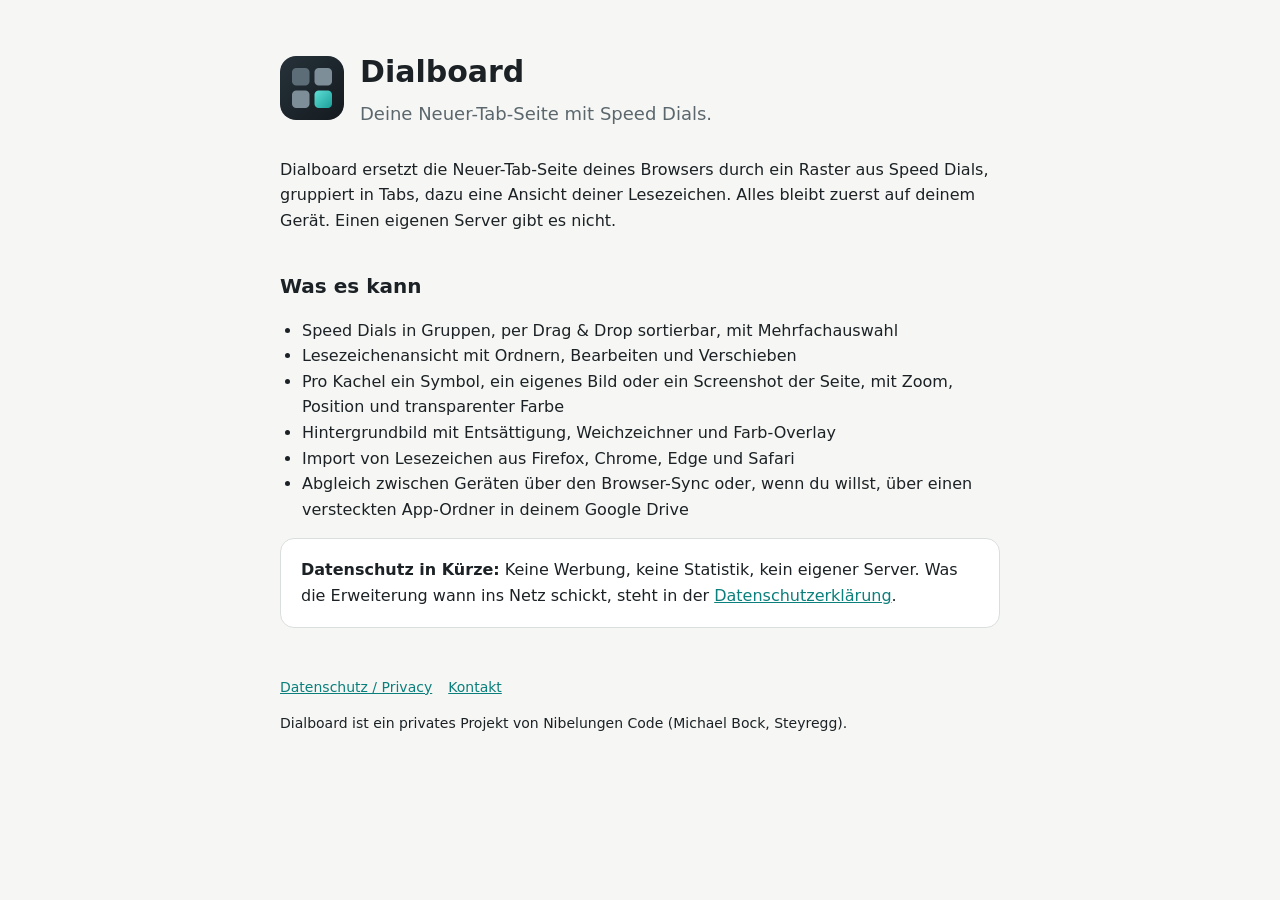
<file: index.html>
<!doctype html>
<html lang="de">
<head>
  <meta charset="utf-8">
  <meta name="viewport" content="width=device-width, initial-scale=1">
  <title>Dialboard</title>
  <meta name="description" content="Dialboard: Neuer-Tab-Seite mit Speed Dials, Lesezeichenansicht, eigenen Bildern und optionalem Abgleich über Google Drive.">
  <link rel="stylesheet" href="style.css">
</head>
<body>
<main>
  <header>
    <img src="logo.png" alt="">
    <div>
      <h1>Dialboard</h1>
      <p class="lead">Deine Neuer-Tab-Seite mit Speed Dials.</p>
    </div>
  </header>

  <p>Dialboard ersetzt die Neuer-Tab-Seite deines Browsers durch ein Raster aus Speed Dials, gruppiert in Tabs, dazu eine Ansicht deiner Lesezeichen. Alles bleibt zuerst auf deinem Gerät. Einen eigenen Server gibt es nicht.</p>

  <h2>Was es kann</h2>
  <ul>
    <li>Speed Dials in Gruppen, per Drag &amp; Drop sortierbar, mit Mehrfachauswahl</li>
    <li>Lesezeichenansicht mit Ordnern, Bearbeiten und Verschieben</li>
    <li>Pro Kachel ein Symbol, ein eigenes Bild oder ein Screenshot der Seite, mit Zoom, Position und transparenter Farbe</li>
    <li>Hintergrundbild mit Entsättigung, Weichzeichner und Farb-Overlay</li>
    <li>Import von Lesezeichen aus Firefox, Chrome, Edge und Safari</li>
    <li>Abgleich zwischen Geräten über den Browser-Sync oder, wenn du willst, über einen versteckten App-Ordner in deinem Google Drive</li>
  </ul>

  <div class="card">
    <strong>Datenschutz in Kürze:</strong> Keine Werbung, keine Statistik, kein eigener Server. Was die Erweiterung wann ins Netz schickt, steht in der <a href="privacy.html">Datenschutzerklärung</a>.
  </div>

  <footer>
    <nav><a href="privacy.html">Datenschutz / Privacy</a><a href="mailto:nibelungencode@googlegroups.com">Kontakt</a></nav>
    <p>Dialboard ist ein privates Projekt von Nibelungen Code (Michael Bock, Steyregg).</p>
  </footer>
</main>
</body>
</html>
</file>
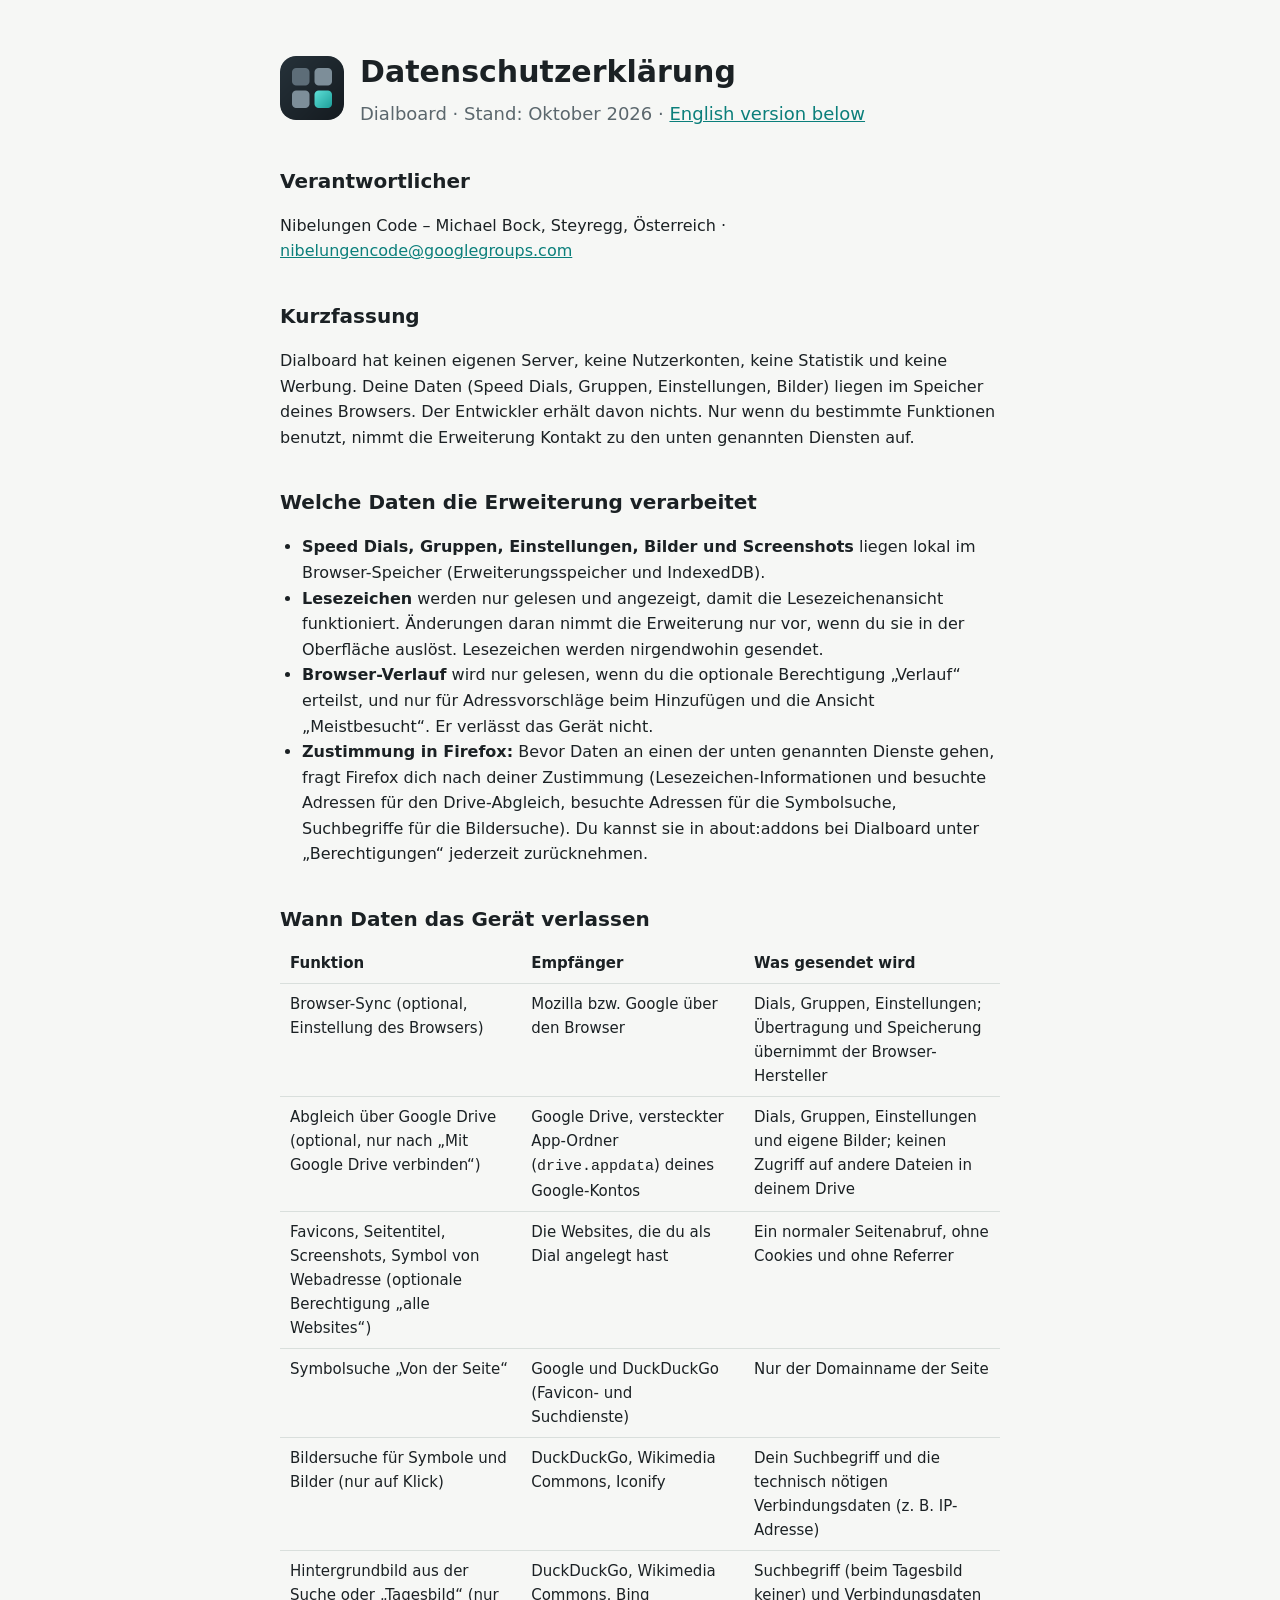
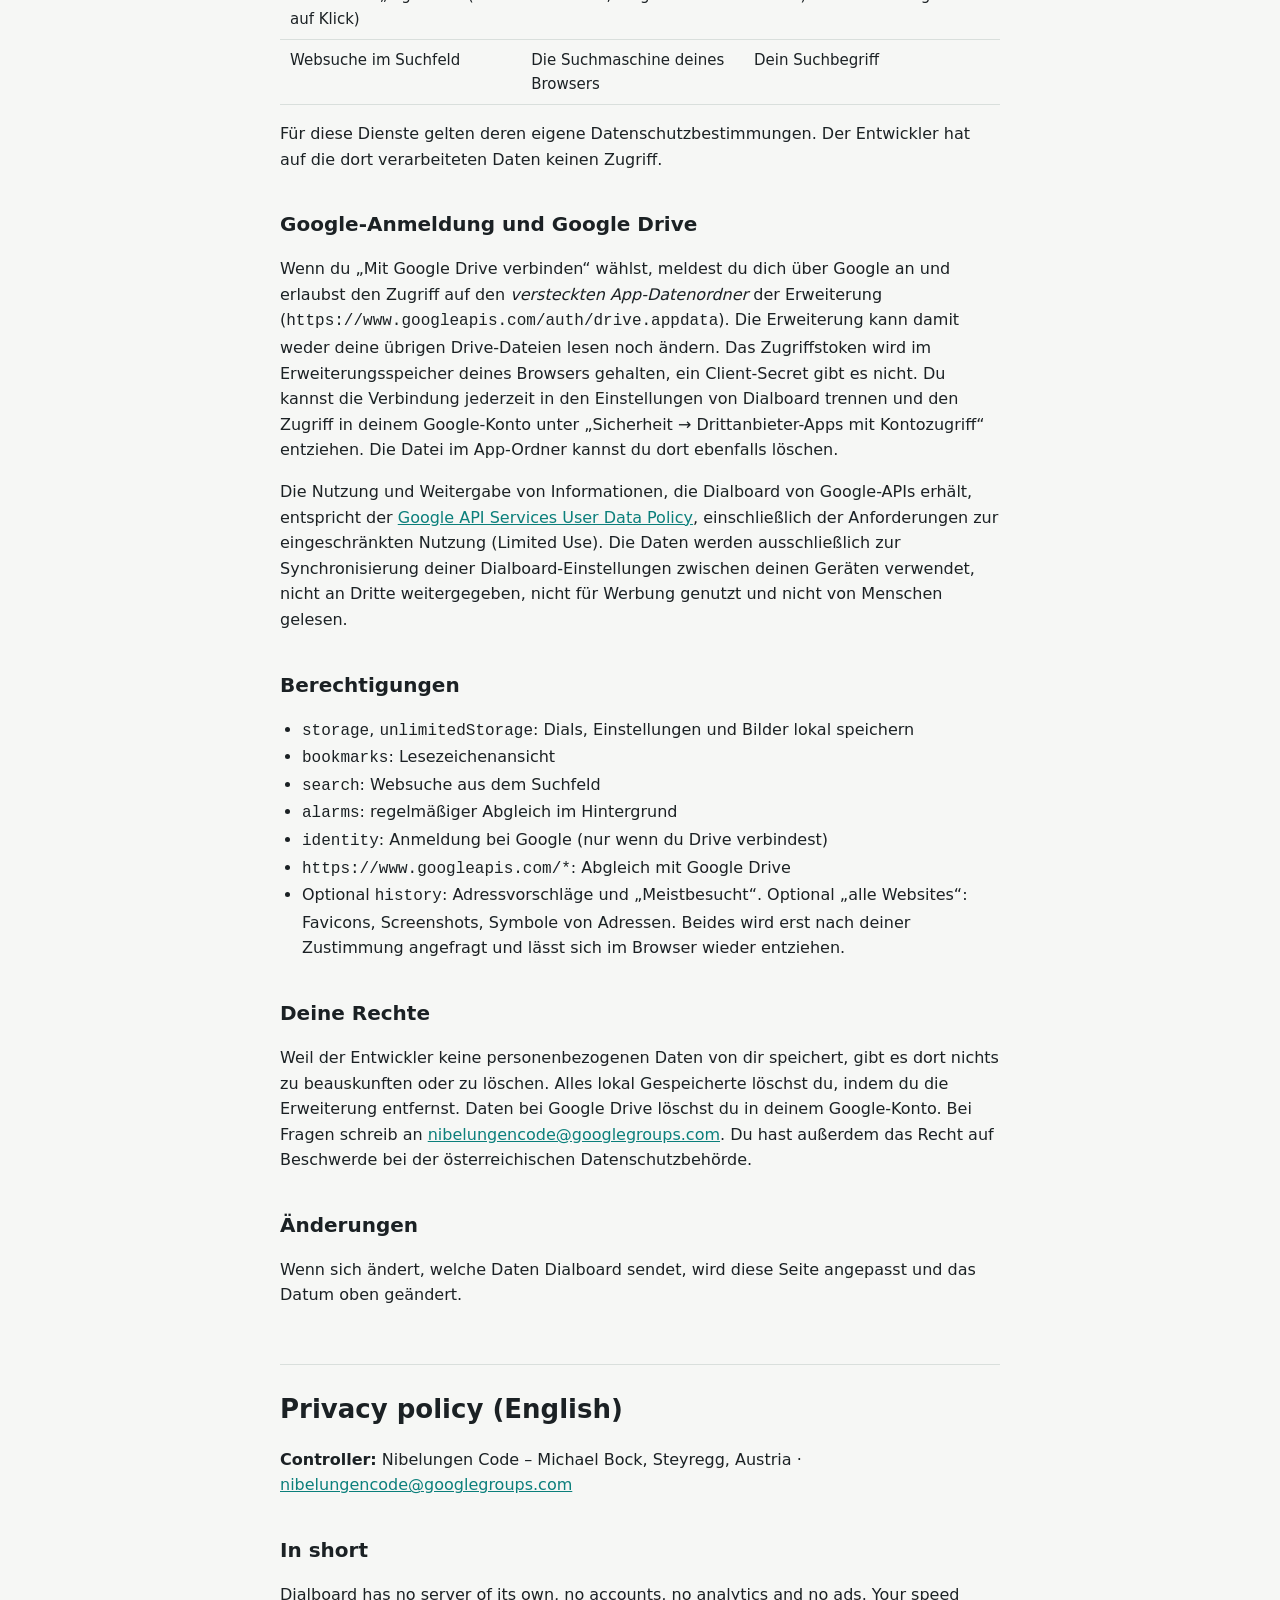
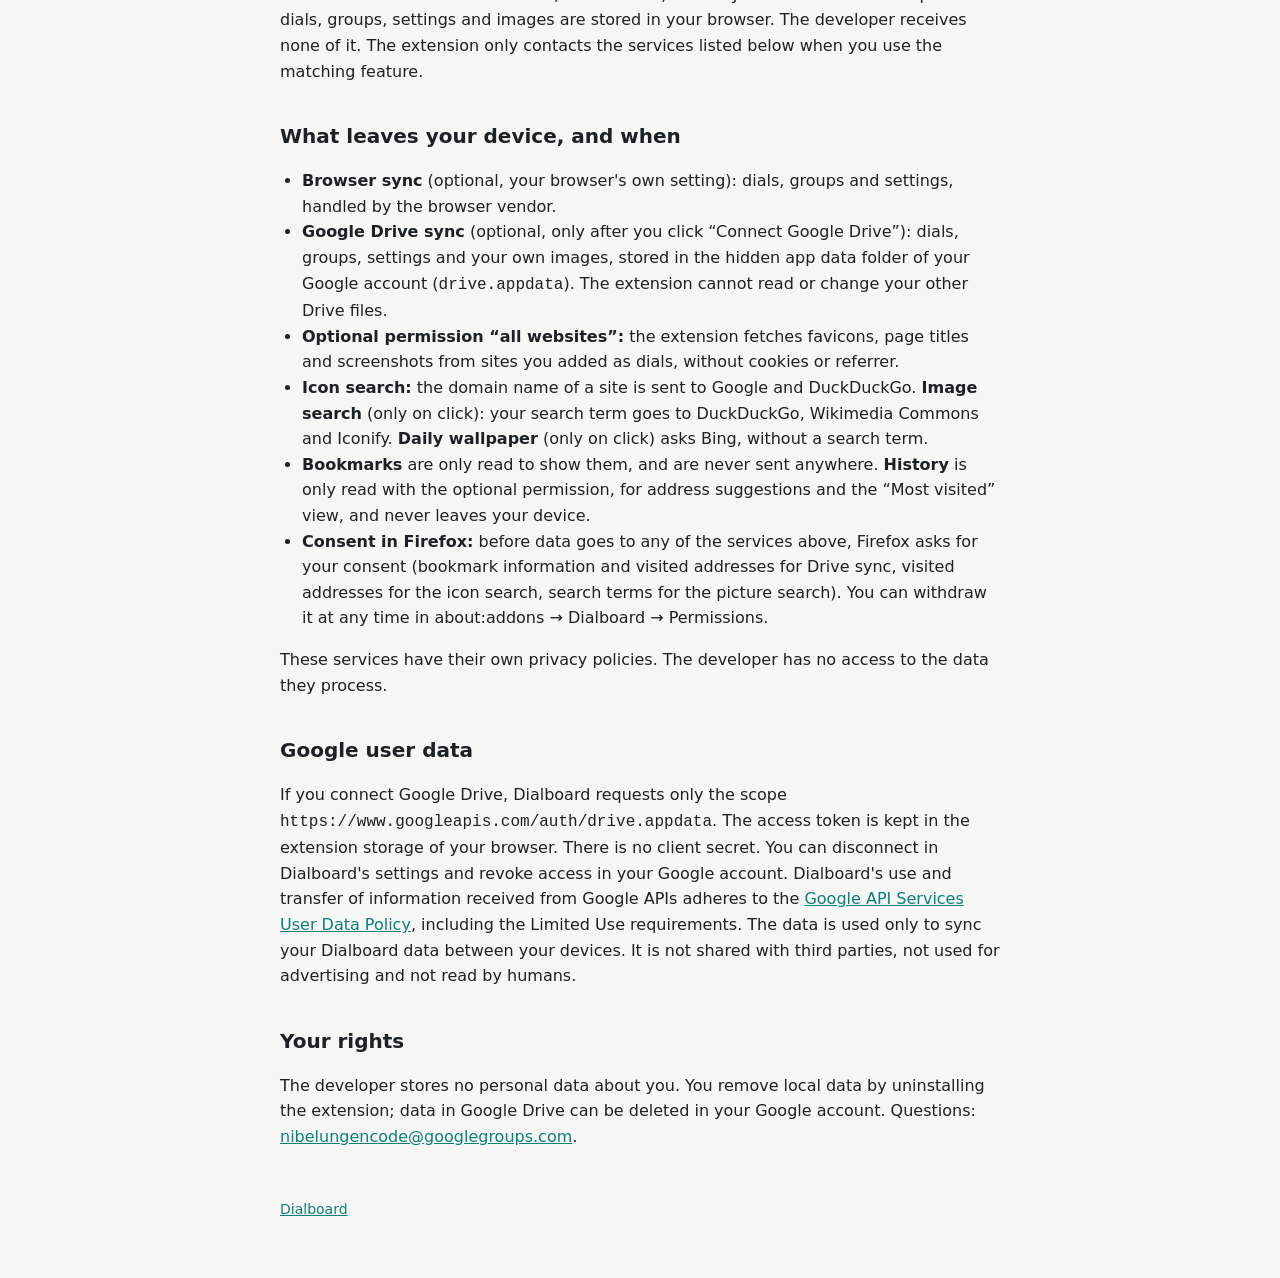
<file: privacy.html>
<!doctype html>
<html lang="de">
<head>
  <meta charset="utf-8">
  <meta name="viewport" content="width=device-width, initial-scale=1">
  <title>Datenschutzerklärung – Dialboard</title>
  <link rel="stylesheet" href="style.css">
</head>
<body>
<main>
  <header>
    <img src="logo.png" alt="">
    <div>
      <h1>Datenschutzerklärung</h1>
      <p class="lead">Dialboard · Stand: Oktober 2026 · <a href="#en">English version below</a></p>
    </div>
  </header>

  <h2>Verantwortlicher</h2>
  <p>Nibelungen Code – Michael Bock, Steyregg, Österreich · <a href="mailto:nibelungencode@googlegroups.com">nibelungencode@googlegroups.com</a></p>

  <h2>Kurzfassung</h2>
  <p>Dialboard hat keinen eigenen Server, keine Nutzerkonten, keine Statistik und keine Werbung. Deine Daten (Speed Dials, Gruppen, Einstellungen, Bilder) liegen im Speicher deines Browsers. Der Entwickler erhält davon nichts. Nur wenn du bestimmte Funktionen benutzt, nimmt die Erweiterung Kontakt zu den unten genannten Diensten auf.</p>

  <h2>Welche Daten die Erweiterung verarbeitet</h2>
  <ul>
    <li><strong>Speed Dials, Gruppen, Einstellungen, Bilder und Screenshots</strong> liegen lokal im Browser-Speicher (Erweiterungsspeicher und IndexedDB).</li>
    <li><strong>Lesezeichen</strong> werden nur gelesen und angezeigt, damit die Lesezeichenansicht funktioniert. Änderungen daran nimmt die Erweiterung nur vor, wenn du sie in der Oberfläche auslöst. Lesezeichen werden nirgendwohin gesendet.</li>
    <li><strong>Browser-Verlauf</strong> wird nur gelesen, wenn du die optionale Berechtigung „Verlauf“ erteilst, und nur für Adressvorschläge beim Hinzufügen und die Ansicht „Meistbesucht“. Er verlässt das Gerät nicht.</li>
    <li><strong>Zustimmung in Firefox:</strong> Bevor Daten an einen der unten genannten Dienste gehen, fragt Firefox dich nach deiner Zustimmung (Lesezeichen-Informationen und besuchte Adressen für den Drive-Abgleich, besuchte Adressen für die Symbolsuche, Suchbegriffe für die Bildersuche). Du kannst sie in about:addons bei Dialboard unter „Berechtigungen“ jederzeit zurücknehmen.</li>
  </ul>

  <h2>Wann Daten das Gerät verlassen</h2>
  <table>
    <thead><tr><th>Funktion</th><th>Empfänger</th><th>Was gesendet wird</th></tr></thead>
    <tbody>
      <tr><td>Browser-Sync (optional, Einstellung des Browsers)</td><td>Mozilla bzw. Google über den Browser</td><td>Dials, Gruppen, Einstellungen; Übertragung und Speicherung übernimmt der Browser-Hersteller</td></tr>
      <tr><td>Abgleich über Google Drive (optional, nur nach „Mit Google Drive verbinden“)</td><td>Google Drive, versteckter App-Ordner (<code>drive.appdata</code>) deines Google-Kontos</td><td>Dials, Gruppen, Einstellungen und eigene Bilder; keinen Zugriff auf andere Dateien in deinem Drive</td></tr>
      <tr><td>Favicons, Seitentitel, Screenshots, Symbol von Webadresse (optionale Berechtigung „alle Websites“)</td><td>Die Websites, die du als Dial angelegt hast</td><td>Ein normaler Seitenabruf, ohne Cookies und ohne Referrer</td></tr>
      <tr><td>Symbolsuche „Von der Seite“</td><td>Google und DuckDuckGo (Favicon- und Suchdienste)</td><td>Nur der Domainname der Seite</td></tr>
      <tr><td>Bildersuche für Symbole und Bilder (nur auf Klick)</td><td>DuckDuckGo, Wikimedia Commons, Iconify</td><td>Dein Suchbegriff und die technisch nötigen Verbindungsdaten (z. B. IP-Adresse)</td></tr>
      <tr><td>Hintergrundbild aus der Suche oder „Tagesbild“ (nur auf Klick)</td><td>DuckDuckGo, Wikimedia Commons, Bing</td><td>Suchbegriff (beim Tagesbild keiner) und Verbindungsdaten</td></tr>
      <tr><td>Websuche im Suchfeld</td><td>Die Suchmaschine deines Browsers</td><td>Dein Suchbegriff</td></tr>
    </tbody>
  </table>
  <p>Für diese Dienste gelten deren eigene Datenschutzbestimmungen. Der Entwickler hat auf die dort verarbeiteten Daten keinen Zugriff.</p>

  <h2>Google-Anmeldung und Google Drive</h2>
  <p>Wenn du „Mit Google Drive verbinden“ wählst, meldest du dich über Google an und erlaubst den Zugriff auf den <em>versteckten App-Datenordner</em> der Erweiterung (<code>https://www.googleapis.com/auth/drive.appdata</code>). Die Erweiterung kann damit weder deine übrigen Drive-Dateien lesen noch ändern. Das Zugriffstoken wird im Erweiterungsspeicher deines Browsers gehalten, ein Client-Secret gibt es nicht. Du kannst die Verbindung jederzeit in den Einstellungen von Dialboard trennen und den Zugriff in deinem Google-Konto unter „Sicherheit → Drittanbieter-Apps mit Kontozugriff“ entziehen. Die Datei im App-Ordner kannst du dort ebenfalls löschen.</p>
  <p>Die Nutzung und Weitergabe von Informationen, die Dialboard von Google-APIs erhält, entspricht der <a href="https://developers.google.com/terms/api-services-user-data-policy">Google API Services User Data Policy</a>, einschließlich der Anforderungen zur eingeschränkten Nutzung (Limited Use). Die Daten werden ausschließlich zur Synchronisierung deiner Dialboard-Einstellungen zwischen deinen Geräten verwendet, nicht an Dritte weitergegeben, nicht für Werbung genutzt und nicht von Menschen gelesen.</p>

  <h2>Berechtigungen</h2>
  <ul>
    <li><code>storage</code>, <code>unlimitedStorage</code>: Dials, Einstellungen und Bilder lokal speichern</li>
    <li><code>bookmarks</code>: Lesezeichenansicht</li>
    <li><code>search</code>: Websuche aus dem Suchfeld</li>
    <li><code>alarms</code>: regelmäßiger Abgleich im Hintergrund</li>
    <li><code>identity</code>: Anmeldung bei Google (nur wenn du Drive verbindest)</li>
    <li><code>https://www.googleapis.com/*</code>: Abgleich mit Google Drive</li>
    <li>Optional <code>history</code>: Adressvorschläge und „Meistbesucht“. Optional „alle Websites“: Favicons, Screenshots, Symbole von Adressen. Beides wird erst nach deiner Zustimmung angefragt und lässt sich im Browser wieder entziehen.</li>
  </ul>

  <h2>Deine Rechte</h2>
  <p>Weil der Entwickler keine personenbezogenen Daten von dir speichert, gibt es dort nichts zu beauskunften oder zu löschen. Alles lokal Gespeicherte löschst du, indem du die Erweiterung entfernst. Daten bei Google Drive löschst du in deinem Google-Konto. Bei Fragen schreib an <a href="mailto:nibelungencode@googlegroups.com">nibelungencode@googlegroups.com</a>. Du hast außerdem das Recht auf Beschwerde bei der österreichischen Datenschutzbehörde.</p>

  <h2>Änderungen</h2>
  <p>Wenn sich ändert, welche Daten Dialboard sendet, wird diese Seite angepasst und das Datum oben geändert.</p>

  <hr id="en" style="margin: 56px 0 8px; border: 0; border-top: 1px solid var(--line)">

  <h1 style="font-size: 26px; margin-top: 24px" lang="en">Privacy policy (English)</h1>
  <div lang="en">
    <p><strong>Controller:</strong> Nibelungen Code – Michael Bock, Steyregg, Austria · <a href="mailto:nibelungencode@googlegroups.com">nibelungencode@googlegroups.com</a></p>
    <h2>In short</h2>
    <p>Dialboard has no server of its own, no accounts, no analytics and no ads. Your speed dials, groups, settings and images are stored in your browser. The developer receives none of it. The extension only contacts the services listed below when you use the matching feature.</p>
    <h2>What leaves your device, and when</h2>
    <ul>
      <li><strong>Browser sync</strong> (optional, your browser's own setting): dials, groups and settings, handled by the browser vendor.</li>
      <li><strong>Google Drive sync</strong> (optional, only after you click “Connect Google Drive”): dials, groups, settings and your own images, stored in the hidden app data folder of your Google account (<code>drive.appdata</code>). The extension cannot read or change your other Drive files.</li>
      <li><strong>Optional permission “all websites”:</strong> the extension fetches favicons, page titles and screenshots from sites you added as dials, without cookies or referrer.</li>
      <li><strong>Icon search:</strong> the domain name of a site is sent to Google and DuckDuckGo. <strong>Image search</strong> (only on click): your search term goes to DuckDuckGo, Wikimedia Commons and Iconify. <strong>Daily wallpaper</strong> (only on click) asks Bing, without a search term.</li>
      <li><strong>Bookmarks</strong> are only read to show them, and are never sent anywhere. <strong>History</strong> is only read with the optional permission, for address suggestions and the “Most visited” view, and never leaves your device.</li>
      <li><strong>Consent in Firefox:</strong> before data goes to any of the services above, Firefox asks for your consent (bookmark information and visited addresses for Drive sync, visited addresses for the icon search, search terms for the picture search). You can withdraw it at any time in about:addons → Dialboard → Permissions.</li>
    </ul>
    <p>These services have their own privacy policies. The developer has no access to the data they process.</p>
    <h2>Google user data</h2>
    <p>If you connect Google Drive, Dialboard requests only the scope <code>https://www.googleapis.com/auth/drive.appdata</code>. The access token is kept in the extension storage of your browser. There is no client secret. You can disconnect in Dialboard's settings and revoke access in your Google account. Dialboard's use and transfer of information received from Google APIs adheres to the <a href="https://developers.google.com/terms/api-services-user-data-policy">Google API Services User Data Policy</a>, including the Limited Use requirements. The data is used only to sync your Dialboard data between your devices. It is not shared with third parties, not used for advertising and not read by humans.</p>
    <h2>Your rights</h2>
    <p>The developer stores no personal data about you. You remove local data by uninstalling the extension; data in Google Drive can be deleted in your Google account. Questions: <a href="mailto:nibelungencode@googlegroups.com">nibelungencode@googlegroups.com</a>.</p>
  </div>

  <footer><nav><a href="index.html">Dialboard</a></nav></footer>
</main>
</body>
</html>
</file>
<file: style.css>
:root { color-scheme: light dark; --bg: #f6f7f5; --ink: #1b2124; --muted: #5b676d; --line: #d9dfdc; --accent: #0b7f7b; --card: #ffffff; }
@media (prefers-color-scheme: dark) { :root { --bg: #14181b; --ink: #e8ecea; --muted: #9aa8ad; --line: #2c3438; --accent: #48c4bf; --card: #1e2327; } }
* { box-sizing: border-box; }
body { margin: 0; background: var(--bg); color: var(--ink); font: 16px/1.6 system-ui, -apple-system, "Segoe UI", Roboto, sans-serif; }
main { max-width: 760px; margin: 0 auto; padding: 48px 20px 80px; }
header { display: flex; align-items: center; gap: 16px; margin-bottom: 28px; }
header img { width: 64px; height: 64px; border-radius: 16px; }
h1 { margin: 0; font-size: 30px; }
h2 { margin: 36px 0 8px; font-size: 20px; }
p, li { color: var(--ink); }
.lead { color: var(--muted); font-size: 18px; margin: 4px 0 0; }
a { color: var(--accent); }
ul { padding-left: 22px; }
.card { background: var(--card); border: 1px solid var(--line); border-radius: 14px; padding: 18px 20px; margin: 16px 0; }
table { border-collapse: collapse; width: 100%; font-size: 15px; }
th, td { text-align: left; padding: 8px 10px; border-bottom: 1px solid var(--line); vertical-align: top; }
footer { margin-top: 48px; color: var(--muted); font-size: 14px; }
nav a { margin-right: 16px; }
</file>
